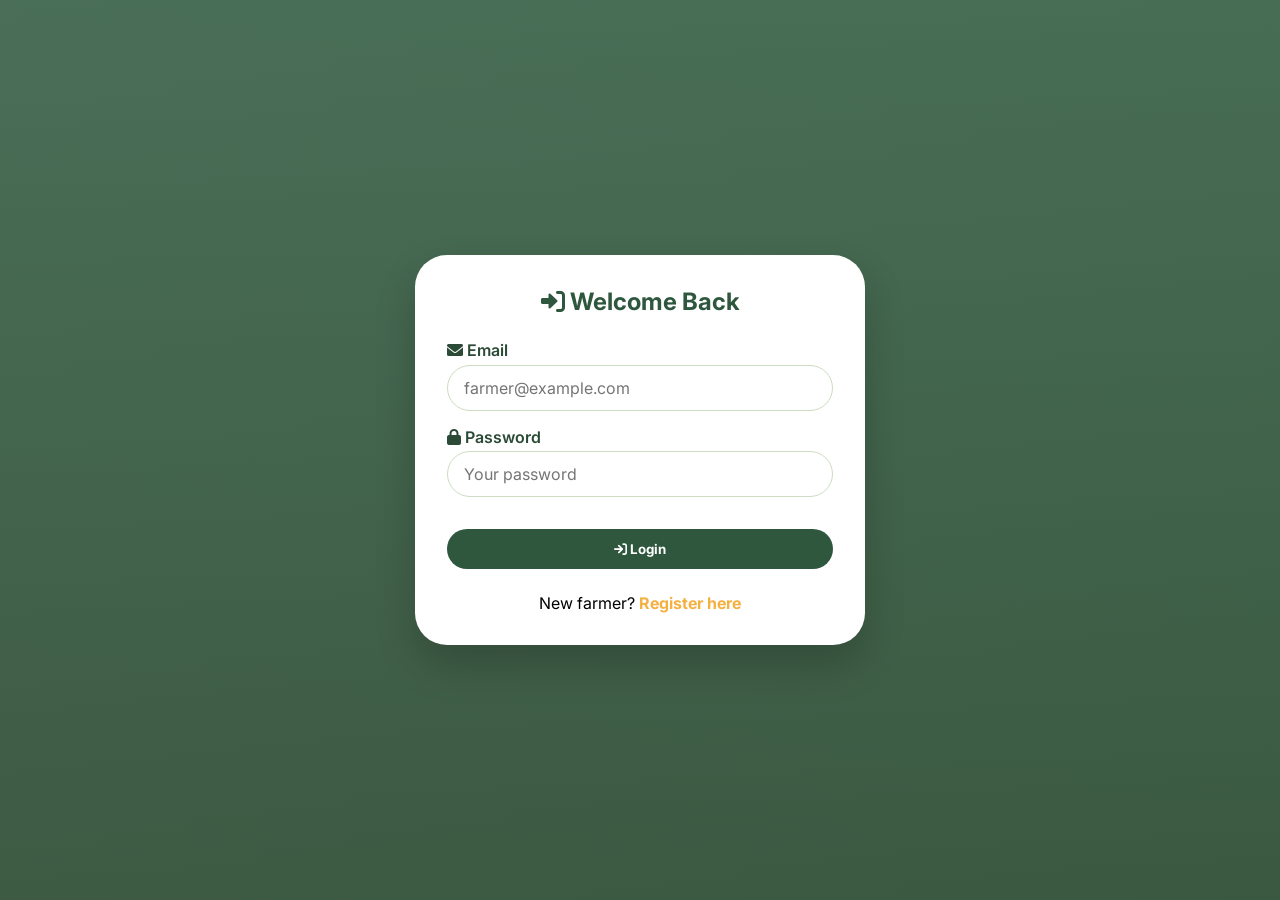
<file: admin.html>
<!DOCTYPE html>
<html lang="en">
<head>
    <meta charset="UTF-8">
    <meta name="viewport" content="width=device-width, initial-scale=1.0">
    <title>Admin Dashboard - E-Agro Portal</title>
    <link rel="stylesheet" href="design.css">
    <link href="https://fonts.googleapis.com/css2?family=Inter:wght@300;400;600;700&display=swap" rel="stylesheet">
    <link rel="stylesheet" href="https://cdnjs.cloudflare.com/ajax/libs/font-awesome/6.0.0-beta3/css/all.min.css">
</head>
<body>
    <div class="products-page">
        <header class="product-header">
            <h1><i class="fas fa-user-shield"></i> Admin Dashboard</h1>
            <div class="user-info">
                <i class="fas fa-user-circle"></i> <span id="adminName">Admin</span>
                <button id="logoutBtn" class="logout-small"><i class="fas fa-sign-out-alt"></i> Logout</button>
            </div>
        </header>

        <div class="admin-section">
            <h3><i class="fas fa-plus-circle"></i> Upload New Product</h3>
            <form id="uploadForm" class="upload-form">
                <div class="form-grid">
                    <input type="text" id="pName" placeholder="Product Name" required>
                    <input type="text" id="pPrice" placeholder="Price (e.g. ₹50/kg)" required>
                    <input type="text" id="pImg" placeholder="Image URL">
                    <input type="text" id="pDesc" placeholder="Short Description">
                    <input type="text" id="pOrigin" placeholder="Origin (e.g. Punjab)">
                    <button type="submit" class="btn-primary"><i class="fas fa-cloud-upload-alt"></i> Post Product</button>
                </div>
            </form>
        </div>

        <h2><i class="fas fa-boxes"></i> All Products</h2>
        <div class="product-grid" id="adminProductGrid"></div>

        <button id="backToProducts" class="btn-primary back-btn"><i class="fas fa-arrow-left"></i> Back to Marketplace</button>
    </div>

    <script src="script.js"></script>
</body>
</html>
</file>
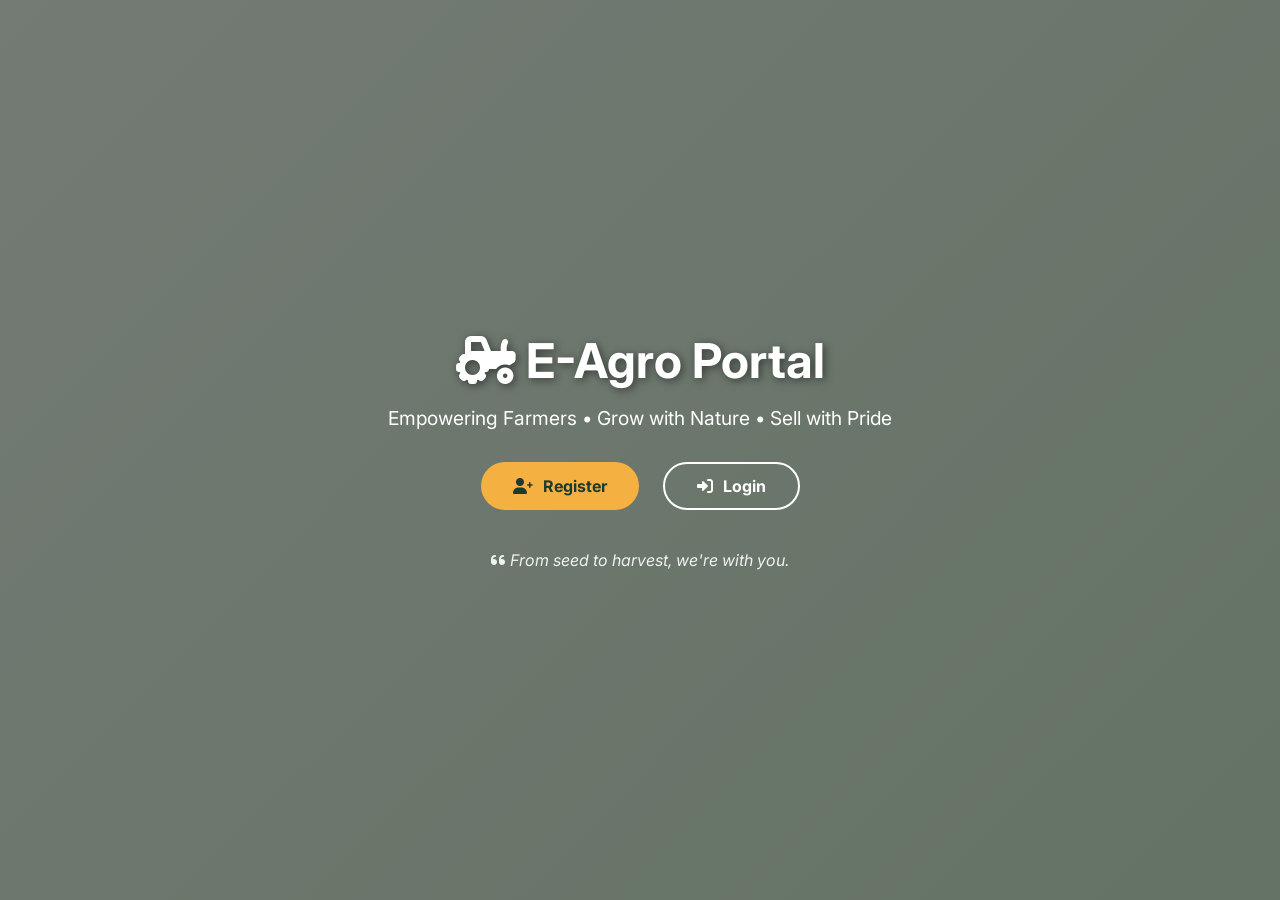
<file: index-1.html>
<!DOCTYPE html>
<html lang="en">
<head>
    <meta charset="UTF-8">
    <meta name="viewport" content="width=device-width, initial-scale=1.0">
    <title>E-Agro Portal | Home</title>
    <link rel="stylesheet" href="design.css">
    <link href="https://fonts.googleapis.com/css2?family=Inter:wght@300;400;600;700&display=swap" rel="stylesheet">
    <link rel="stylesheet" href="https://cdnjs.cloudflare.com/ajax/libs/font-awesome/6.0.0-beta3/css/all.min.css">
</head>
<body>
    <div class="landing-container">
        <div class="overlay"></div>
        <div class="landing-content">
            <h1><i class="fas fa-tractor"></i> E-Agro Portal</h1>
            <p>Empowering Farmers • Grow with Nature • Sell with Pride</p>
            <div class="landing-buttons">
                <a href="register.html" class="btn-main"><i class="fas fa-user-plus"></i> Register</a>
                <a href="login.html" class="btn-outline"><i class="fas fa-sign-in-alt"></i> Login</a>
            </div>
            <div class="farm-quote">
                <i class="fas fa-quote-left"></i> From seed to harvest, we're with you.
            </div>
        </div>
    </div>
</body>
</html>
</file>
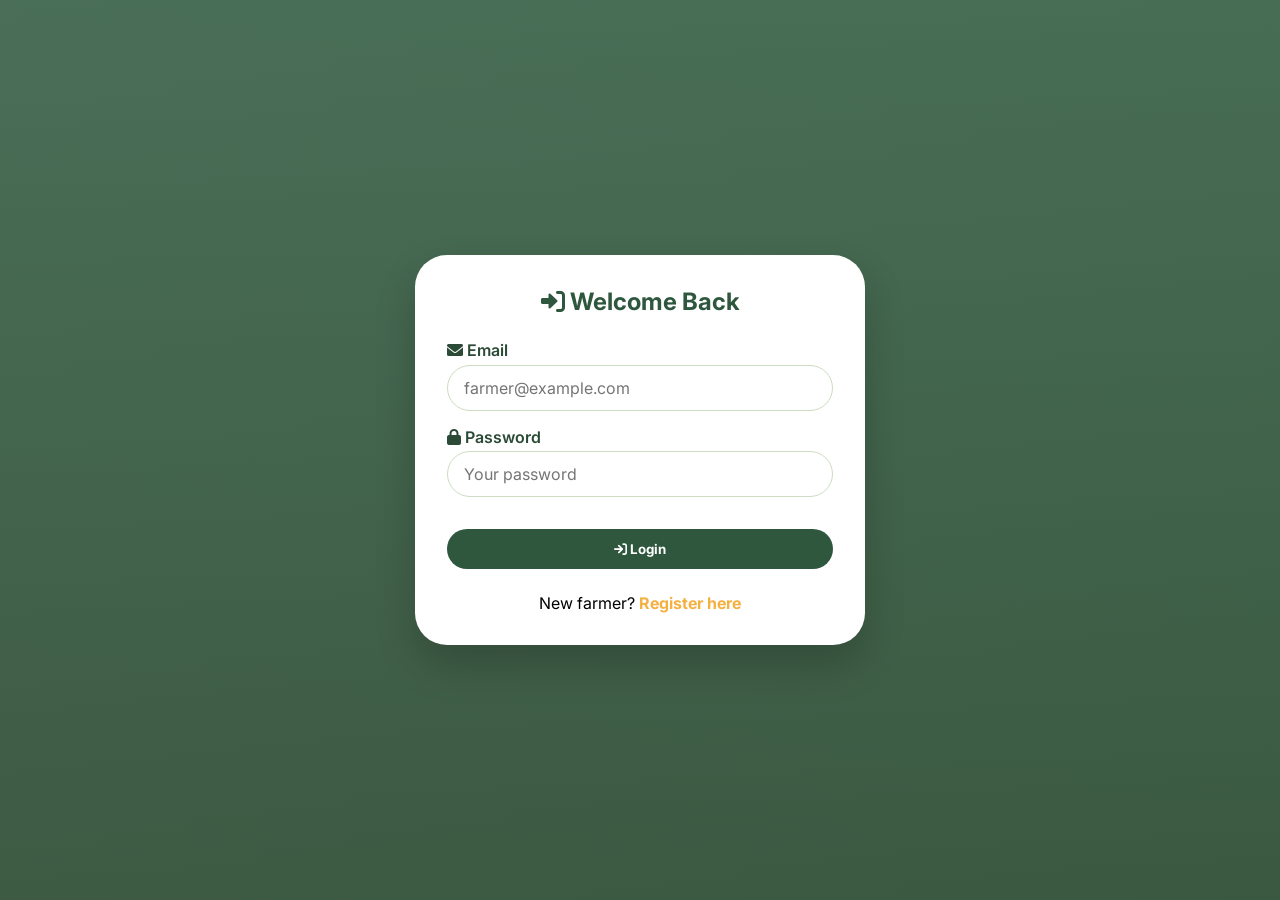
<file: login.html>
<!DOCTYPE html>
<html lang="en">
<head>
    <meta charset="UTF-8">
    <meta name="viewport" content="width=device-width, initial-scale=1.0">
    <title>Login - E-Agro Portal</title>
    <link rel="stylesheet" href="design.css">
    <link href="https://fonts.googleapis.com/css2?family=Inter:wght@300;400;600;700&display=swap" rel="stylesheet">
    <link rel="stylesheet" href="https://cdnjs.cloudflare.com/ajax/libs/font-awesome/6.0.0-beta3/css/all.min.css">
</head>
<body>
    <div class="auth-page">
        <div class="auth-card">
            <h2><i class="fas fa-sign-in-alt"></i> Welcome Back</h2>
            <form id="loginForm">
                <div class="input-group">
                    <label><i class="fas fa-envelope"></i> Email</label>
                    <input type="email" id="loginEmail" placeholder="farmer@example.com" required>
                </div>
                <div class="input-group">
                    <label><i class="fas fa-lock"></i> Password</label>
                    <input type="password" id="loginPassword" placeholder="Your password" required>
                </div>
                <button type="submit" class="btn-primary"><i class="fas fa-arrow-right-to-bracket"></i> Login</button>
                <div id="loginMessage" class="message"></div>
            </form>
            <p class="auth-switch">New farmer? <a href="register.html">Register here</a></p>
        </div>
    </div>
    <script src="script.js"></script>
</body>
</html>
</file>
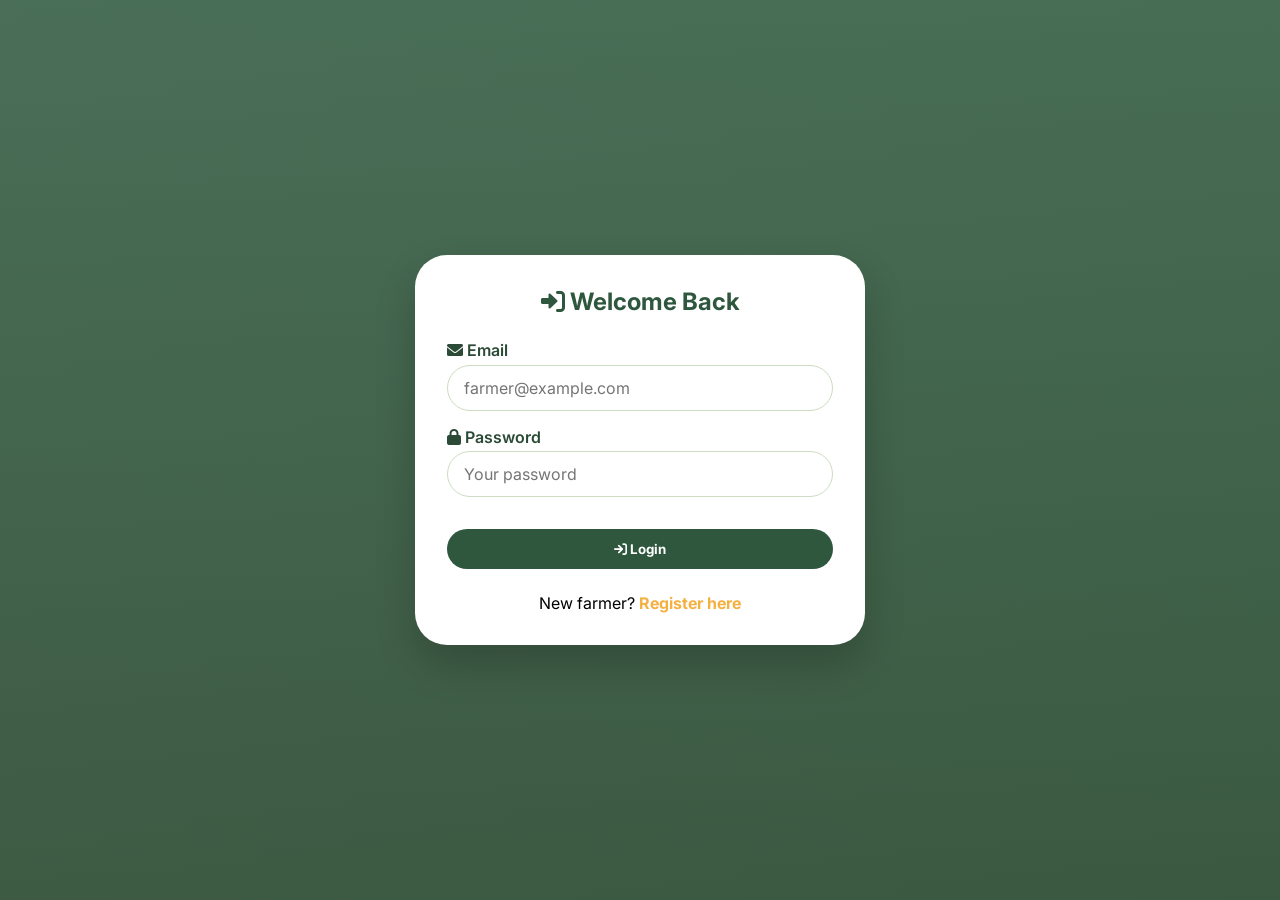
<file: products.html>
<!DOCTYPE html>
<html lang="en">
<head>
    <meta charset="UTF-8">
    <meta name="viewport" content="width=device-width, initial-scale=1.0">
    <title>Marketplace - E-Agro Portal</title>
    <link rel="stylesheet" href="design.css">
    <link href="https://fonts.googleapis.com/css2?family=Inter:wght@300;400;600;700&display=swap" rel="stylesheet">
    <link rel="stylesheet" href="https://cdnjs.cloudflare.com/ajax/libs/font-awesome/6.0.0-beta3/css/all.min.css">
</head>
<body>
    <div class="products-page">
        <header class="product-header">
            <h1><i class="fas fa-seedling"></i> Our Fresh Harvest</h1>
            <div class="nav-links">
                <a href="admin.html" id="adminLink" style="color:white; text-decoration:none; display:none;"><i class="fas fa-user-shield"></i> Admin Panel</a>
                <div class="cart-icon" id="cartToggle">
                    <i class="fas fa-shopping-cart fa-lg"></i>
                    <span class="cart-count" id="cartCount">0</span>
                </div>
                <div class="user-info">
                    <i class="fas fa-user-circle"></i> <span id="userName">Farmer</span>
                    <button id="logoutBtn" class="logout-small"><i class="fas fa-sign-out-alt"></i> Logout</button>
                </div>
            </div>
        </header>

        <!-- Farming Process Guide -->
        <div class="farming-process">
            <h3><i class="fas fa-tractor"></i> Farming Journey: From Planting to Harvesting</h3>
            <div class="process-steps">
                <div class="step"><i class="fas fa-seedling"></i> 1. Land Preparation</div>
                <div class="step"><i class="fas fa-leaf"></i> 2. Sowing Seeds</div>
                <div class="step"><i class="fas fa-hand-holding-water"></i> 3. Irrigation</div>
                <div class="step"><i class="fas fa-bug"></i> 4. Fertilizers & Care</div>
                <div class="step"><i class="fas fa-sun"></i> 5. Crop Growth</div>
                <div class="step"><i class="fas fa-hand-peace"></i> 6. Harvesting</div>
                <div class="step"><i class="fas fa-truck"></i> 7. Transport to Market</div>
                <div class="step"><i class="fas fa-chart-line"></i> 8. Sell at Best Price</div>
            </div>
            <div class="market-link">
                <a href="https://www.investing.com/commodities/" target="_blank" class="market-btn">
                    <i class="fas fa-chart-simple"></i> Check Live Market Prices (Commodity Rates)
                </a>
            </div>
        </div>

        <!-- Products Grid -->
        <div class="product-grid" id="productGrid"></div>
    </div>

    <!-- Cart Modal -->
    <div id="cartModal" class="modal">
        <div class="modal-content">
            <span class="close-modal" id="closeCartModal">&times;</span>
            <h2>Your Shopping Cart</h2>
            <div id="cartItemsList"></div>
            <hr>
            <h3 id="cartTotalDisplay">Total: ₹0</h3>
            <button id="checkoutBtn" class="btn-primary">Proceed to Checkout</button>
        </div>
    </div>

    <!-- Product Info Modal -->
    <div id="productModal" class="modal">
        <div class="modal-content">
            <span class="close-modal" id="closeProductModal">&times;</span>
            <div id="modalImg" class="modal-img"></div>
            <h2 id="modalTitle"></h2>
            <p id="modalDesc"></p>
            <p id="modalPrice" class="modal-price"></p>
            <p id="modalOrigin"><i class="fas fa-map-marker-alt"></i> <span></span></p>
            <button id="modalAddToCart" class="btn-primary" style="background:#f5b042; color:#1e3a2f;">Add to Cart</button>
        </div>
    </div>

    <!-- Order Success Modal (Hidden by default, shown on checkout) -->
    <div id="orderSuccessModal" class="modal">
        <div class="modal-content">
            <span class="close-modal" id="closeOrderModal">&times;</span>
            <div class="success-icon"><i class="fas fa-check-circle"></i></div>
            <h2>Order Placed Successfully!</h2>
            <div class="payment-slip" id="paymentSlip">
                <h3><i class="fas fa-receipt"></i> Payment Slip</h3>
                <p><strong>Customer:</strong> <span id="slipCustomer"></span></p>
                <p><strong>Order Date:</strong> <span id="slipDate"></span></p>
                <p><strong>Total Amount:</strong> ₹<span id="slipTotal"></span></p>
                <p><strong>Payment Method:</strong> Cash on Delivery</p>
                <p><strong>Status:</strong> <span style="color:#2e573e;">Confirmed</span></p>
                <hr>
                <p><i class="fas fa-truck"></i> Your fresh harvest will be delivered soon!</p>
            </div>
            <button id="continueShoppingBtn" class="btn-primary">Continue Shopping</button>
        </div>
    </div>

    <script src="script.js"></script>
</body>
</html>
</file>
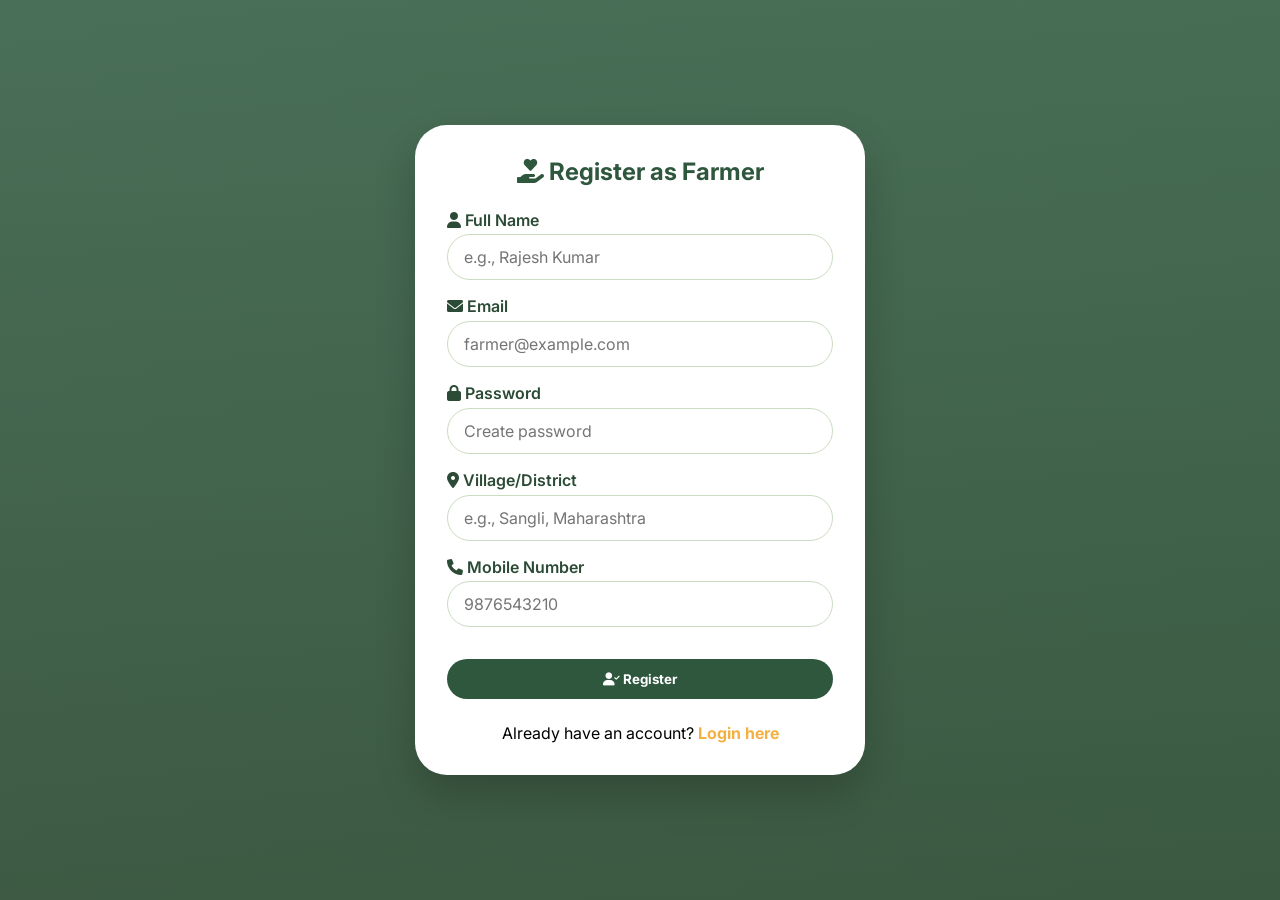
<file: register.html>
<!DOCTYPE html>
<html lang="en">
<head>
    <meta charset="UTF-8">
    <meta name="viewport" content="width=device-width, initial-scale=1.0">
    <title>Register - E-Agro Portal</title>
    <link rel="stylesheet" href="design.css">
    <link href="https://fonts.googleapis.com/css2?family=Inter:wght@300;400;600;700&display=swap" rel="stylesheet">
    <link rel="stylesheet" href="https://cdnjs.cloudflare.com/ajax/libs/font-awesome/6.0.0-beta3/css/all.min.css">
</head>
<body>
    <div class="auth-page">
        <div class="auth-card">
            <h2><i class="fas fa-hand-holding-heart"></i> Register as Farmer</h2>
            <form id="registerForm">
                <div class="input-group">
                    <label><i class="fas fa-user"></i> Full Name</label>
                    <input type="text" id="regName" placeholder="e.g., Rajesh Kumar" required>
                </div>
                <div class="input-group">
                    <label><i class="fas fa-envelope"></i> Email</label>
                    <input type="email" id="regEmail" placeholder="farmer@example.com" required>
                </div>
                <div class="input-group">
                    <label><i class="fas fa-lock"></i> Password</label>
                    <input type="password" id="regPassword" placeholder="Create password" required>
                </div>
                <div class="input-group">
                    <label><i class="fas fa-map-marker-alt"></i> Village/District</label>
                    <input type="text" id="regLocation" placeholder="e.g., Sangli, Maharashtra" required>
                </div>
                <div class="input-group">
                    <label><i class="fas fa-phone"></i> Mobile Number</label>
                    <input type="tel" id="regMobile" placeholder="9876543210" required>
                </div>
                <button type="submit" class="btn-primary"><i class="fas fa-user-check"></i> Register</button>
                <div id="regMessage" class="message"></div>
            </form>
            <p class="auth-switch">Already have an account? <a href="login.html">Login here</a></p>
        </div>
    </div>
    <script src="script.js"></script>
</body>
</html>
</file>
<file: design.css>
* {
    margin: 0;
    padding: 0;
    box-sizing: border-box;
    font-family: 'Inter', sans-serif;
}

body {
    background: linear-gradient(135deg, #e8f5e9 0%, #c8e6c9 100%);
    min-height: 100vh;
}

/* Landing Page */
.landing-container {
    height: 100vh;
    background: linear-gradient(rgba(0,0,0,0.5), rgba(0,0,0,0.5)), url('https://images.pexels.com/photos/164504/agriculture-field-soil-crops-164504.jpeg?auto=compress&cs=tinysrgb&w=1600');
    background-size: cover;
    background-position: center;
    display: flex;
    align-items: center;
    justify-content: center;
    text-align: center;
}

.landing-content {
    color: white;
    z-index: 2;
}

.landing-content h1 {
    font-size: 3rem;
    margin-bottom: 1rem;
    text-shadow: 2px 2px 8px rgba(0,0,0,0.5);
}

.landing-content p {
    font-size: 1.2rem;
    margin-bottom: 2rem;
}

.landing-buttons {
    display: flex;
    gap: 1.5rem;
    justify-content: center;
    flex-wrap: wrap;
}

.btn-main, .btn-outline {
    padding: 12px 32px;
    border-radius: 50px;
    text-decoration: none;
    font-weight: bold;
    transition: 0.3s;
    display: inline-flex;
    align-items: center;
    gap: 10px;
}

.btn-main {
    background: #f5b042;
    color: #1e3a2f;
}

.btn-outline {
    background: transparent;
    border: 2px solid white;
    color: white;
}

.btn-main:hover, .btn-outline:hover {
    transform: scale(1.05);
}

.farm-quote {
    margin-top: 2.5rem;
    font-style: italic;
    font-size: 1rem;
    opacity: 0.9;
}

/* Auth Pages (Login/Register) */
.auth-page {
    min-height: 100vh;
    display: flex;
    align-items: center;
    justify-content: center;
    padding: 2rem;
    background: linear-gradient(rgba(46,87,62,0.85), rgba(34,64,41,0.85)), url('https://images.pexels.com/photos/1115804/pexels-photo-1115804.jpeg?auto=compress&cs=tinysrgb&w=1200');
    background-size: cover;
}

.auth-card {
    background: white;
    border-radius: 2rem;
    padding: 2rem;
    max-width: 450px;
    width: 100%;
    box-shadow: 0 20px 40px rgba(0,0,0,0.2);
}

.auth-card h2 {
    color: #2e573e;
    margin-bottom: 1.5rem;
    text-align: center;
}

.input-group {
    margin-bottom: 1rem;
}

.input-group label {
    display: block;
    font-weight: 600;
    margin-bottom: 0.3rem;
    color: #2c4b36;
}

.input-group input {
    width: 100%;
    padding: 12px 16px;
    border-radius: 30px;
    border: 1px solid #cbdcc2;
    font-size: 1rem;
}

.btn-primary {
    background: #2e573e;
    color: white;
    border: none;
    padding: 12px;
    border-radius: 40px;
    font-weight: bold;
    width: 100%;
    cursor: pointer;
    margin-top: 1rem;
    transition: 0.2s;
}

.btn-primary:hover {
    background: #1f3f2c;
}

.message {
    text-align: center;
    margin-top: 1rem;
    font-size: 0.85rem;
    color: #d35400;
}

.auth-switch {
    text-align: center;
    margin-top: 1.5rem;
}

.auth-switch a {
    color: #f5b042;
    text-decoration: none;
    font-weight: bold;
}

/* Products Page */
.products-page {
    max-width: 1400px;
    margin: 0 auto;
    padding: 1rem;
}

.product-header {
    background: #2e573e;
    color: white;
    padding: 1.5rem;
    border-radius: 2rem;
    margin-bottom: 1.5rem;
    display: flex;
    justify-content: space-between;
    align-items: center;
    flex-wrap: wrap;
}

.user-info {
    display: flex;
    align-items: center;
    gap: 1rem;
    background: #3e6b4c;
    padding: 0.5rem 1rem;
    border-radius: 40px;
}

.logout-small {
    background: #f5b042;
    border: none;
    padding: 5px 12px;
    border-radius: 30px;
    cursor: pointer;
    font-weight: bold;
    color: #1e3a2f;
}

.logout-small:hover {
    background: #e09d30;
}

/* Farming Process */
.farming-process {
    background: #fff8e7;
    border-radius: 1.5rem;
    padding: 1.5rem;
    margin-bottom: 2rem;
    border-left: 8px solid #f5b042;
}

.process-steps {
    display: flex;
    flex-wrap: wrap;
    gap: 1rem;
    margin: 1rem 0;
}

.step {
    background: #e8f0e5;
    padding: 0.5rem 1rem;
    border-radius: 40px;
    font-size: 0.85rem;
    font-weight: 600;
}

.market-link {
    text-align: center;
    margin-top: 1rem;
}

.market-btn {
    display: inline-block;
    background: #2e573e;
    color: white;
    padding: 10px 24px;
    border-radius: 40px;
    text-decoration: none;
    font-weight: bold;
}

.market-btn:hover {
    background: #f5b042;
    color: #1e3a2f;
}

/* Product Grid */
.product-grid {
    display: grid;
    grid-template-columns: repeat(auto-fill, minmax(280px, 1fr));
    gap: 1.8rem;
    margin-top: 1.5rem;
}

.product-card {
    background: white;
    border-radius: 1.5rem;
    overflow: hidden;
    cursor: pointer;
    transition: 0.3s;
    box-shadow: 0 5px 15px rgba(0,0,0,0.1);
}

.product-card:hover {
    transform: translateY(-8px);
    box-shadow: 0 15px 30px rgba(0,0,0,0.15);
}

.product-img {
    height: 200px;
    background-size: cover;
    background-position: center;
}

.product-info {
    padding: 1rem;
}

.product-info h3 {
    color: #2e573e;
    margin-bottom: 0.5rem;
}

.product-price {
    color: #f5b042;
    font-weight: bold;
    font-size: 1.2rem;
}

.product-desc {
    font-size: 0.85rem;
    color: #555;
    margin: 0.5rem 0;
}

/* Modal */
.modal {
    display: none;
    position: fixed;
    top: 0; left: 0;
    width: 100%; height: 100%;
    background: rgba(0,0,0,0.7);
    align-items: center;
    justify-content: center;
    z-index: 1000;
}

.modal-content {
    background: white;
    max-width: 500px;
    width: 90%;
    border-radius: 1.5rem;
    padding: 1.5rem;
    text-align: center;
    position: relative;
}

.modal-img {
    height: 200px;
    background-size: cover;
    background-position: center;
    border-radius: 1rem;
    margin: 1rem 0;
}

.modal-price {
    font-size: 1.5rem;
    font-weight: bold;
    color: #f5b042;
}

.close-modal {
    float: right;
    font-size: 1.8rem;
    cursor: pointer;
    transition: 0.2s;
}

.close-modal:hover {
    color: #f5b042;
}

/* Cart Styles */
.cart-count {
    background: #f5b042;
    color: #1e3a2f;
    padding: 2px 8px;
    border-radius: 50%;
    font-size: 0.7rem;
    position: relative;
    top: -10px;
    left: -5px;
    font-weight: bold;
}

.nav-links {
    display: flex;
    gap: 20px;
    align-items: center;
}

.cart-icon {
    cursor: pointer;
    position: relative;
    font-size: 1.5rem;
}

.cart-item {
    display: flex;
    justify-content: space-between;
    align-items: center;
    padding: 10px 0;
    border-bottom: 1px solid #eee;
    flex-wrap: wrap;
    gap: 10px;
}

.remove-item {
    background: #ff6b6b;
    color: white;
    border: none;
    padding: 4px 12px;
    border-radius: 20px;
    cursor: pointer;
    font-weight: bold;
}

.remove-item:hover {
    background: #ff4757;
}

/* Admin Section */
.admin-section {
    background: white;
    padding: 2rem;
    border-radius: 1.5rem;
    margin-bottom: 2rem;
    box-shadow: 0 4px 12px rgba(0,0,0,0.1);
}

.upload-form .form-grid {
    display: grid;
    grid-template-columns: repeat(auto-fit, minmax(250px, 1fr));
    gap: 15px;
}

.upload-form input {
    padding: 12px 16px;
    border-radius: 30px;
    border: 1px solid #cbdcc2;
    font-size: 1rem;
}

.back-btn {
    margin-top: 2rem;
    margin-bottom: 2rem;
    width: auto;
    padding: 12px 32px;
}

/* Payment Slip */
.payment-slip {
    background: #f8f9fa;
    padding: 20px;
    border: 2px dashed #2e573e;
    border-radius: 10px;
    margin: 20px 0;
    text-align: left;
}

.success-icon {
    font-size: 4rem;
    color: #2e573e;
    margin-bottom: 1rem;
}

/* Responsive */
@media (max-width: 700px) {
    .product-header {
        flex-direction: column;
        gap: 1rem;
        text-align: center;
    }
    
    .nav-links {
        justify-content: center;
    }
    
    .product-grid {
        grid-template-columns: repeat(auto-fill, minmax(250px, 1fr));
        gap: 1rem;
    }
}
</file>
